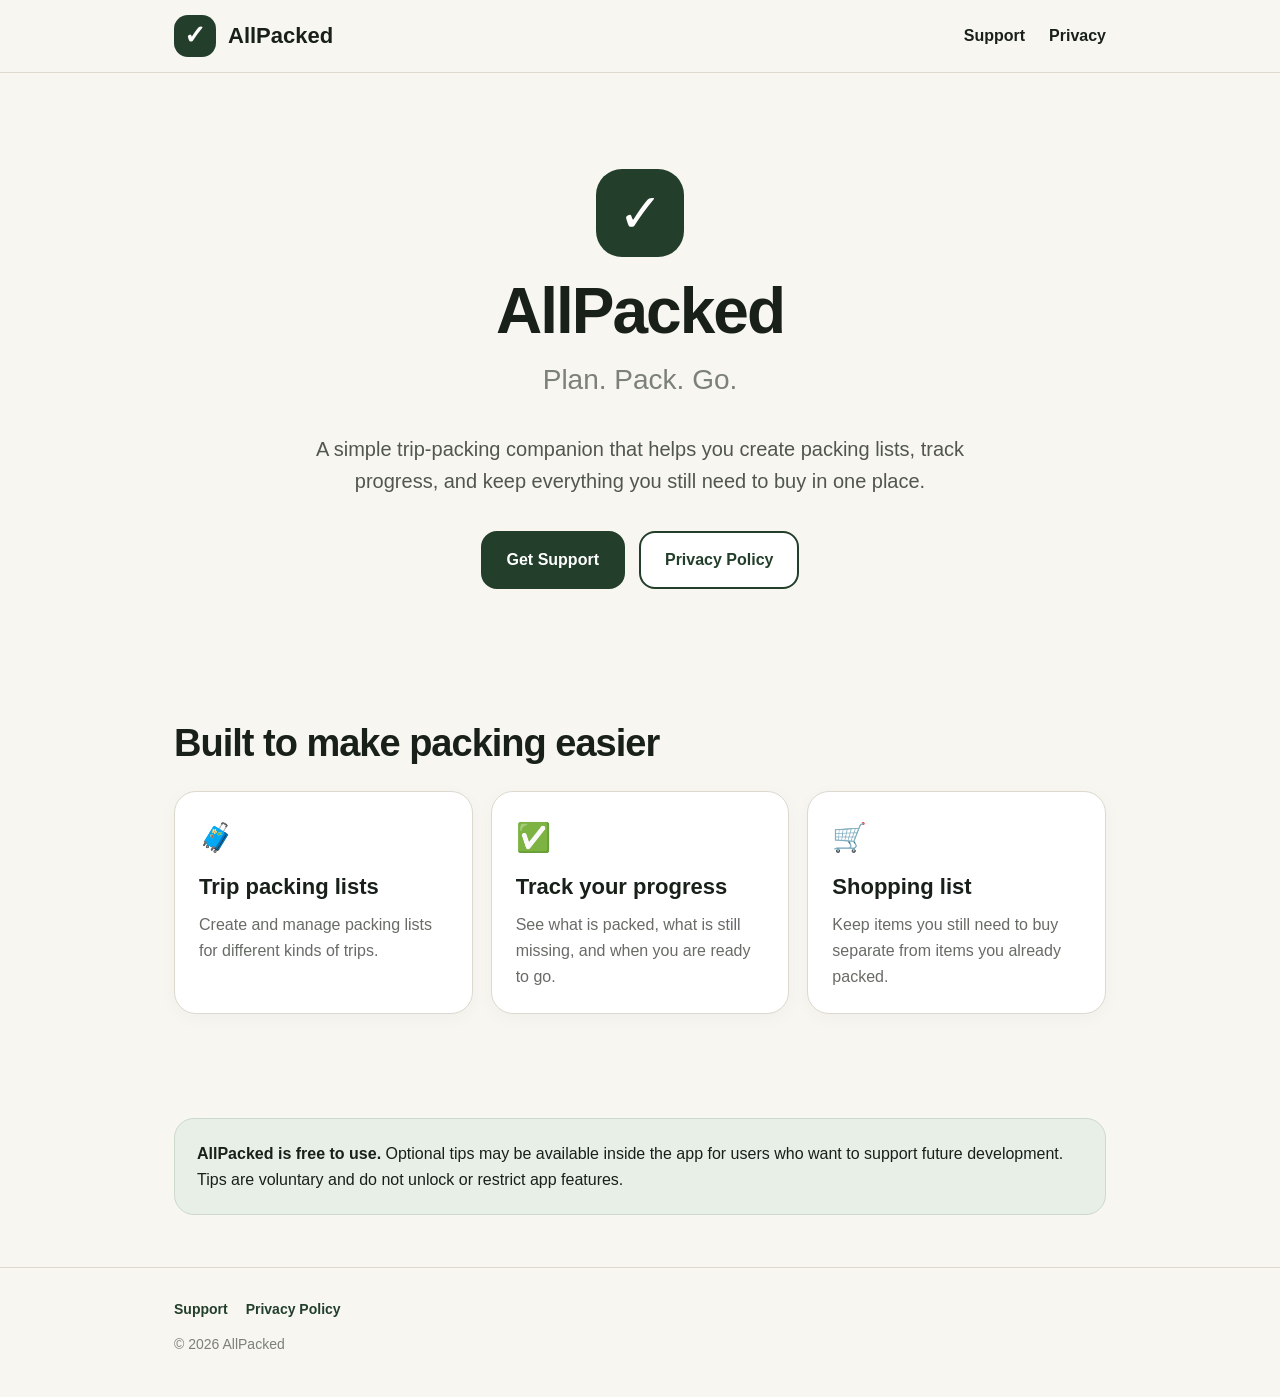
<file: index.html>
<!doctype html>
<html lang="en">
<head>
  <meta charset="utf-8">
  <meta name="viewport" content="width=device-width,initial-scale=1">
  <title>AllPacked — Plan. Pack. Go.</title>
  <meta name="description" content="AllPacked helps you organize trips, packing lists, and shopping items in one simple place.">
  <link rel="stylesheet" href="style.css">
</head>
<body>
<header>
  <div class="wrap nav">
    <div class="brand"><span class="logo">✓</span>AllPacked</div>
    <nav><a href="support.html">Support</a><a href="privacy.html">Privacy</a></nav>
  </div>
</header>
<main>
  <section class="hero wrap">
    <div class="logo">✓</div>
    <h1>AllPacked</h1>
    <p class="tag">Plan. Pack. Go.</p>
    <p class="lead">A simple trip-packing companion that helps you create packing lists, track progress, and keep everything you still need to buy in one place.</p>
    <div class="actions">
      <a class="btn primary" href="support.html">Get Support</a>
      <a class="btn secondary" href="privacy.html">Privacy Policy</a>
    </div>
  </section>
  <section class="section">
    <div class="wrap">
      <h2>Built to make packing easier</h2>
      <div class="grid">
        <div class="card"><div class="icon">🧳</div><h3>Trip packing lists</h3><p>Create and manage packing lists for different kinds of trips.</p></div>
        <div class="card"><div class="icon">✅</div><h3>Track your progress</h3><p>See what is packed, what is still missing, and when you are ready to go.</p></div>
        <div class="card"><div class="icon">🛒</div><h3>Shopping list</h3><p>Keep items you still need to buy separate from items you already packed.</p></div>
      </div>
    </div>
  </section>
  <section class="section"><div class="wrap"><div class="notice"><strong>AllPacked is free to use.</strong> Optional tips may be available inside the app for users who want to support future development. Tips are voluntary and do not unlock or restrict app features.</div></div></section>
</main>
<footer><div class="wrap"><a href="support.html">Support</a><a href="privacy.html">Privacy Policy</a><div style="margin-top:12px">© 2026 AllPacked</div></div></footer>
</body>
</html>
</file>
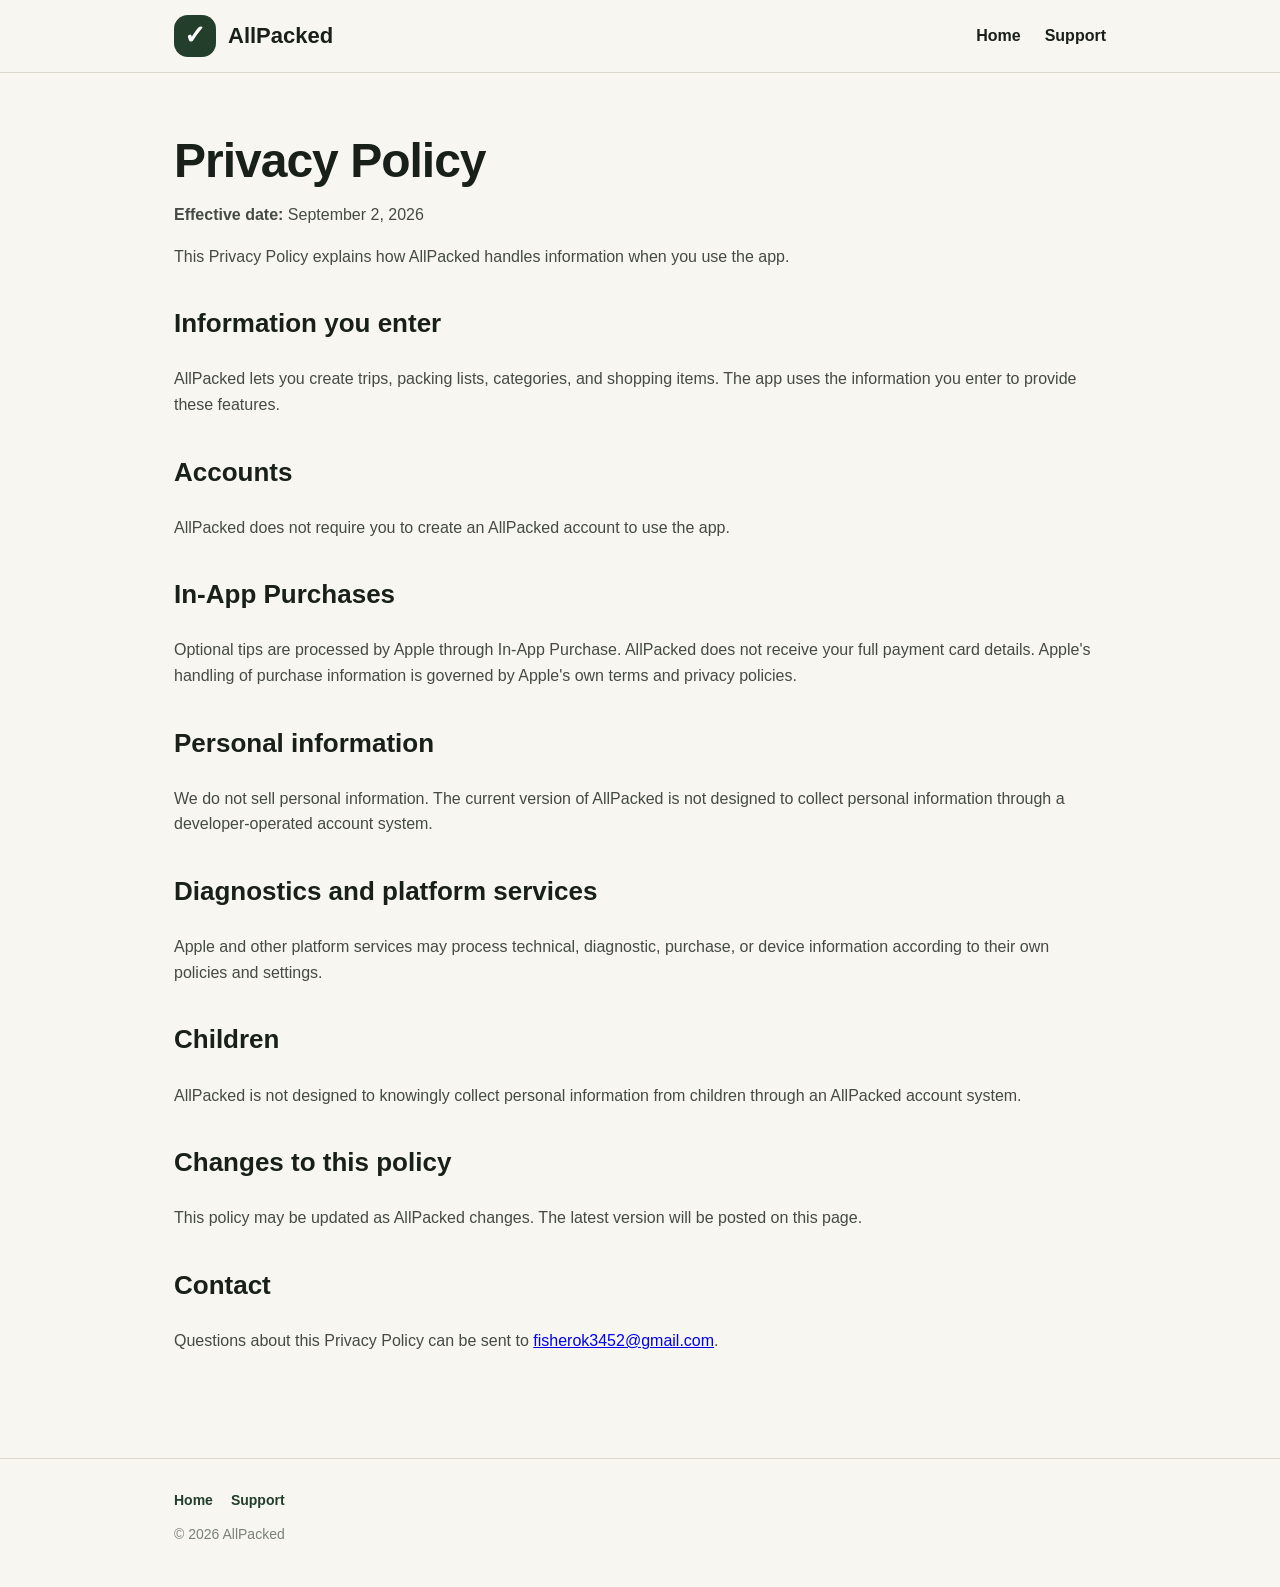
<file: privacy.html>
<!doctype html>
<html lang="en">
<head>
  <meta charset="utf-8">
  <meta name="viewport" content="width=device-width,initial-scale=1">
  <title>AllPacked Privacy Policy</title>
  <meta name="description" content="Privacy Policy for the AllPacked app.">
  <link rel="stylesheet" href="style.css">
</head>
<body>
<header><div class="wrap nav"><div class="brand"><span class="logo">✓</span><a href="index.html" style="color:inherit;text-decoration:none">AllPacked</a></div><nav><a href="index.html">Home</a><a href="support.html">Support</a></nav></div></header>
<main class="page"><div class="wrap">
  <h1>Privacy Policy</h1>
  <p><strong>Effective date:</strong> September 2, 2026</p>
  <p>This Privacy Policy explains how AllPacked handles information when you use the app.</p>
  <h2>Information you enter</h2>
  <p>AllPacked lets you create trips, packing lists, categories, and shopping items. The app uses the information you enter to provide these features.</p>
  <h2>Accounts</h2>
  <p>AllPacked does not require you to create an AllPacked account to use the app.</p>
  <h2>In-App Purchases</h2>
  <p>Optional tips are processed by Apple through In-App Purchase. AllPacked does not receive your full payment card details. Apple's handling of purchase information is governed by Apple's own terms and privacy policies.</p>
  <h2>Personal information</h2>
  <p>We do not sell personal information. The current version of AllPacked is not designed to collect personal information through a developer-operated account system.</p>
  <h2>Diagnostics and platform services</h2>
  <p>Apple and other platform services may process technical, diagnostic, purchase, or device information according to their own policies and settings.</p>
  <h2>Children</h2>
  <p>AllPacked is not designed to knowingly collect personal information from children through an AllPacked account system.</p>
  <h2>Changes to this policy</h2>
  <p>This policy may be updated as AllPacked changes. The latest version will be posted on this page.</p>
  <h2>Contact</h2>
  <p>Questions about this Privacy Policy can be sent to <a href="mailto:fisherok3452@gmail.com">fisherok3452@gmail.com</a>.</p>
</div></main>
<footer><div class="wrap"><a href="index.html">Home</a><a href="support.html">Support</a><div style="margin-top:12px">© 2026 AllPacked</div></div></footer>
</body>
</html>
</file>
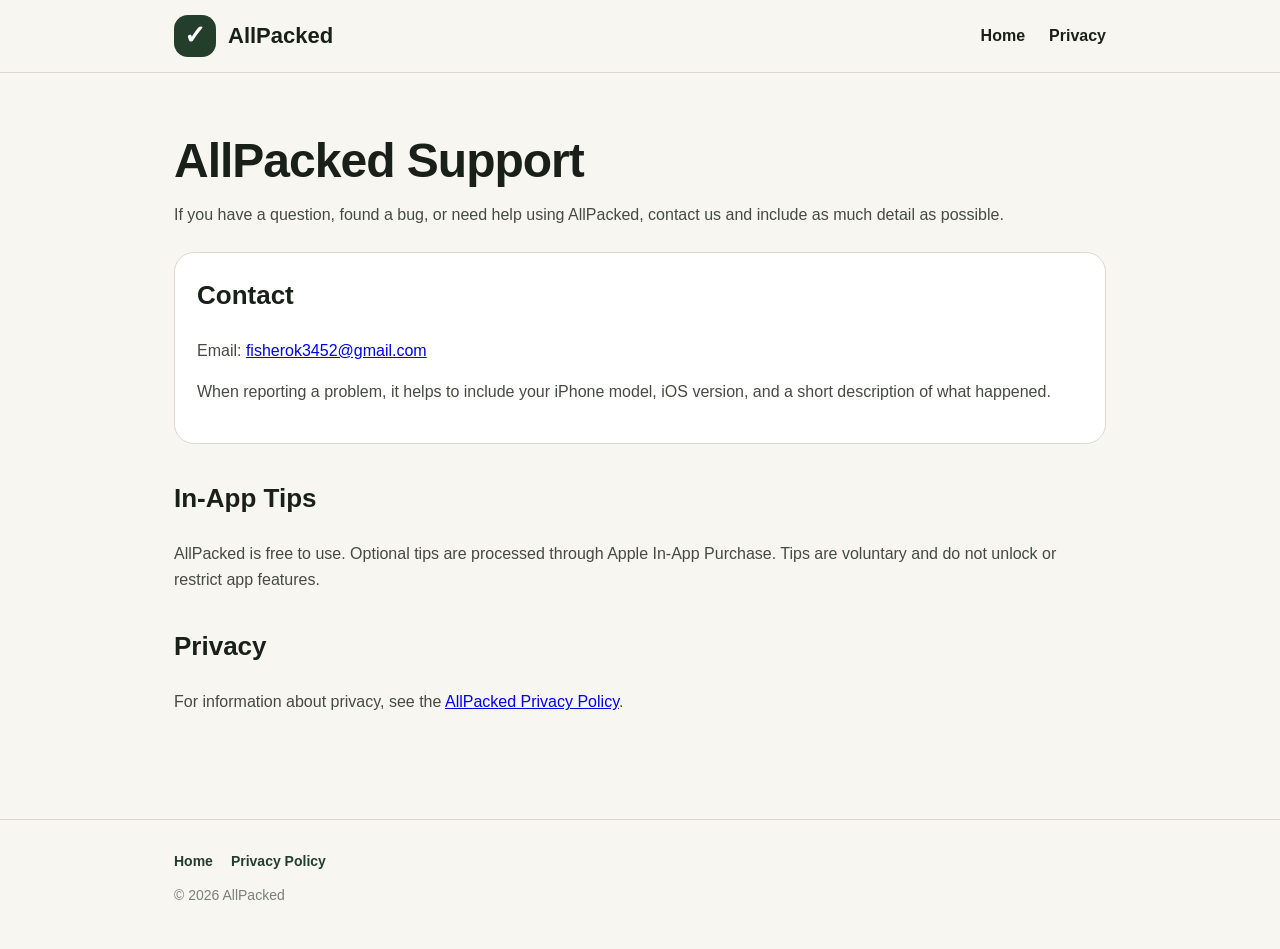
<file: support.html>
<!doctype html>
<html lang="en">
<head>
  <meta charset="utf-8">
  <meta name="viewport" content="width=device-width,initial-scale=1">
  <title>AllPacked Support</title>
  <meta name="description" content="Support information for the AllPacked app.">
  <link rel="stylesheet" href="style.css">
</head>
<body>
<header><div class="wrap nav"><div class="brand"><span class="logo">✓</span><a href="index.html" style="color:inherit;text-decoration:none">AllPacked</a></div><nav><a href="index.html">Home</a><a href="privacy.html">Privacy</a></nav></div></header>
<main class="page"><div class="wrap">
  <h1>AllPacked Support</h1>
  <p>If you have a question, found a bug, or need help using AllPacked, contact us and include as much detail as possible.</p>
  <div class="contact">
    <h2 style="margin-top:0">Contact</h2>
    <p>Email: <a href="mailto:fisherok3452@gmail.com">fisherok3452@gmail.com</a></p>
    <p>When reporting a problem, it helps to include your iPhone model, iOS version, and a short description of what happened.</p>
  </div>
  <h2>In-App Tips</h2>
  <p>AllPacked is free to use. Optional tips are processed through Apple In-App Purchase. Tips are voluntary and do not unlock or restrict app features.</p>
  <h2>Privacy</h2>
  <p>For information about privacy, see the <a href="privacy.html">AllPacked Privacy Policy</a>.</p>
</div></main>
<footer><div class="wrap"><a href="index.html">Home</a><a href="privacy.html">Privacy Policy</a><div style="margin-top:12px">© 2026 AllPacked</div></div></footer>
</body>
</html>
</file>
<file: style.css>
:root{
  --bg:#f7f6f1;--card:#fff;--ink:#182019;--muted:#7b8078;--green:#233f2b;
  --green-soft:#e8efe7;--line:#ddd9cf
}
*{box-sizing:border-box} html{scroll-behavior:smooth}
body{margin:0;font-family:-apple-system,BlinkMacSystemFont,"Segoe UI",Roboto,Helvetica,Arial,sans-serif;background:var(--bg);color:var(--ink);line-height:1.6}
.wrap{max-width:980px;margin:0 auto;padding:0 24px}
header{position:sticky;top:0;z-index:10;background:rgba(247,246,241,.94);backdrop-filter:blur(10px);border-bottom:1px solid var(--line)}
.nav{display:flex;align-items:center;justify-content:space-between;min-height:72px}
.brand{display:flex;align-items:center;gap:12px;font-weight:800;font-size:22px}
.logo{width:42px;height:42px;border-radius:14px;background:var(--green);color:#fff;display:grid;place-items:center;font-size:26px}
nav a{color:var(--ink);text-decoration:none;margin-left:24px;font-weight:700}
nav a:hover{text-decoration:underline}
.hero{padding:96px 0 72px;text-align:center}
.hero .logo{width:88px;height:88px;border-radius:26px;font-size:54px;margin:0 auto 22px}
h1{font-size:64px;line-height:1.02;margin:0 0 14px;letter-spacing:-2px}
.tag{font-size:28px;color:var(--muted);margin:0 0 30px}
.lead{max-width:720px;margin:0 auto 34px;font-size:20px;color:#51564f}
.actions{display:flex;gap:14px;justify-content:center;flex-wrap:wrap}
.btn{display:inline-block;padding:14px 24px;border-radius:16px;text-decoration:none;font-weight:800;border:2px solid var(--green)}
.btn.primary{background:var(--green);color:#fff}.btn.secondary{color:var(--green);background:#fff}
.section{padding:52px 0}.section h2{font-size:38px;letter-spacing:-1px;margin:0 0 18px}
.grid{display:grid;grid-template-columns:repeat(3,1fr);gap:18px}
.card{background:var(--card);border:1px solid var(--line);border-radius:22px;padding:24px;box-shadow:0 4px 18px rgba(0,0,0,.03)}
.card h3{margin:8px 0 8px;font-size:22px}.card p{margin:0;color:#676c65}.icon{font-size:28px}
.notice{background:var(--green-soft);border:1px solid #cdd9cb;border-radius:20px;padding:22px}
.page{padding:64px 0 88px}.page h1{font-size:48px;letter-spacing:-1px}.page h2{font-size:26px;margin-top:34px}
.page p,.page li{color:#454a44}
.contact{background:#fff;border:1px solid var(--line);border-radius:20px;padding:22px;margin:24px 0}
footer{border-top:1px solid var(--line);padding:30px 0 42px;color:var(--muted);font-size:14px}
footer a{color:var(--green);font-weight:700;text-decoration:none;margin-right:18px}
@media(max-width:760px){
  nav a{margin-left:14px;font-size:14px}.hero{padding:70px 0 54px}h1{font-size:46px}.tag{font-size:23px}
  .grid{grid-template-columns:1fr}.page h1{font-size:40px}
}
</file>
